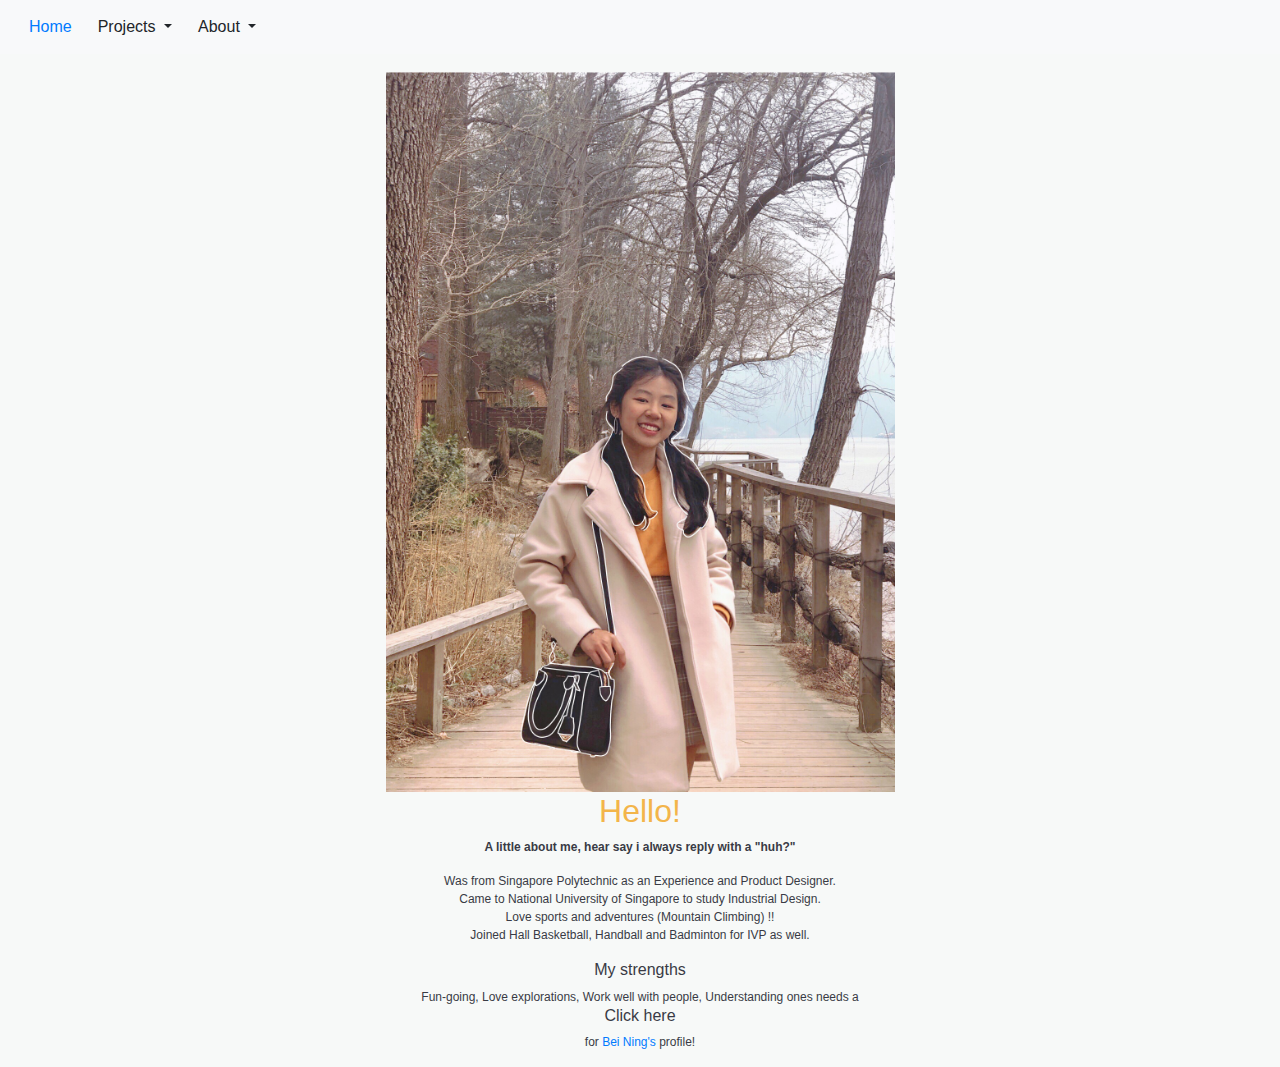
<file: adereschua.html>
<!DOCTYPE html>
 <html lang="en">
  <meta charset="utf-8">
  <meta name="viewport" content="width=device-width, initial-scale=1">
  <link rel="stylesheet" href="https://maxcdn.bootstrapcdn.com/bootstrap/4.4.1/css/bootstrap.min.css">
  <script src="https://ajax.googleapis.com/ajax/libs/jquery/3.4.1/jquery.min.js"></script>
  <script src="https://cdnjs.cloudflare.com/ajax/libs/popper.js/1.16.0/umd/popper.min.js"></script>
  <script src="https://maxcdn.bootstrapcdn.com/bootstrap/4.4.1/js/bootstrap.min.js"></script>
  
  <meta name="viewport" content="width=device-width, initial-scale=1">
  <link rel="stylesheet" href="https://maxcdn.bootstrapcdn.com/bootstrap/4.4.1/css/bootstrap.min.css">
</head>

<nav class="navbar navbar-expand-sm bg-light">
  <ul class="navbar-nav">

    <li class="nav-item">
      <button type="button" class="btn"><a href="index.html">Home</a></button>
    </li>

    <li class="nav-item">
      <div class="dropdown">
        <button type="button" class="btn dropdown-toggle" data-toggle="dropdown">
        Projects
        </button>
          <div class="dropdown-menu">
            <a class="dropdown-item" href="week 1.html">Week 1</a>
            <a class="dropdown-item" href="week 2.html">Week 2</a>
            <a class="dropdown-item" href="week 3.html">Week 3</a>
            <a class="dropdown-item" href="week 4.html">Week 4</a>
            <a class="dropdown-item" href="week 5.html">Week 5</a>
            <a class="dropdown-item" href="week 6.html">Week 6</a>
            <a class="dropdown-item" href="Recess.html">Recess Week</a>
            <a class="dropdown-item" href="week 7.html">Week 7</a>
            <a class="dropdown-item" href="week 8.html">Week 8</a>
            <a class="dropdown-item" href="week 9.html">Week 9</a>
            <a class="dropdown-item" href="week 10.html">Week 10</a>
            <a class="dropdown-item" href="week 11.html">Week 11</a>
            <a class="dropdown-item" href="week 12.html">Week 12</a>
            <a class="dropdown-item" href="week 13.html">Week 13</a>
          </div>
      </div>
    </li>


    <li class="nav-item">
        <div class="dropdown">
          <button type="button" class="btn dropdown-toggle" data-toggle="dropdown">
          About
          </button>
            <div class="dropdown-menu">
              <a class="dropdown-item" href="adereschua.html">A</a>
              <a class="dropdown-item" href="kohbeining.html">B</a>
            </div>
        </div>
      </li>

  </ul>
</nav>
<br>
   <link rel="stylesheet" type="text/css" href="adstyle.css">
   <title>Aderes Chua</title>
 </head>

 
<center><img src="image/old.jpg" alt="it's me!!" style="widows: 720px;height:720px;"></center>

 <body>
    <h1>Hello!</h1>
    <p><strong>A little about me, hear say i always reply with a "huh?"</strong></p>
   </div>
  
       <p>Was from Singapore Polytechnic as an Experience and Product Designer.<br>

         Came to National University of Singapore to study Industrial Design.<br>

         Love sports and adventures (Mountain Climbing) !! <br>
       
         Joined Hall Basketball, Handball and Badminton for IVP as well.
      </p>
     
  </div>
 
    <h2>My strengths</h2>
      Fun-going, Love explorations, Work well with people, Understanding ones needs
    
    a<h2>Click here</h2>
    <p>for <a href="kohbeining.html">Bei Ning's </a> profile!</p>
 </body>

 </html>
</file>
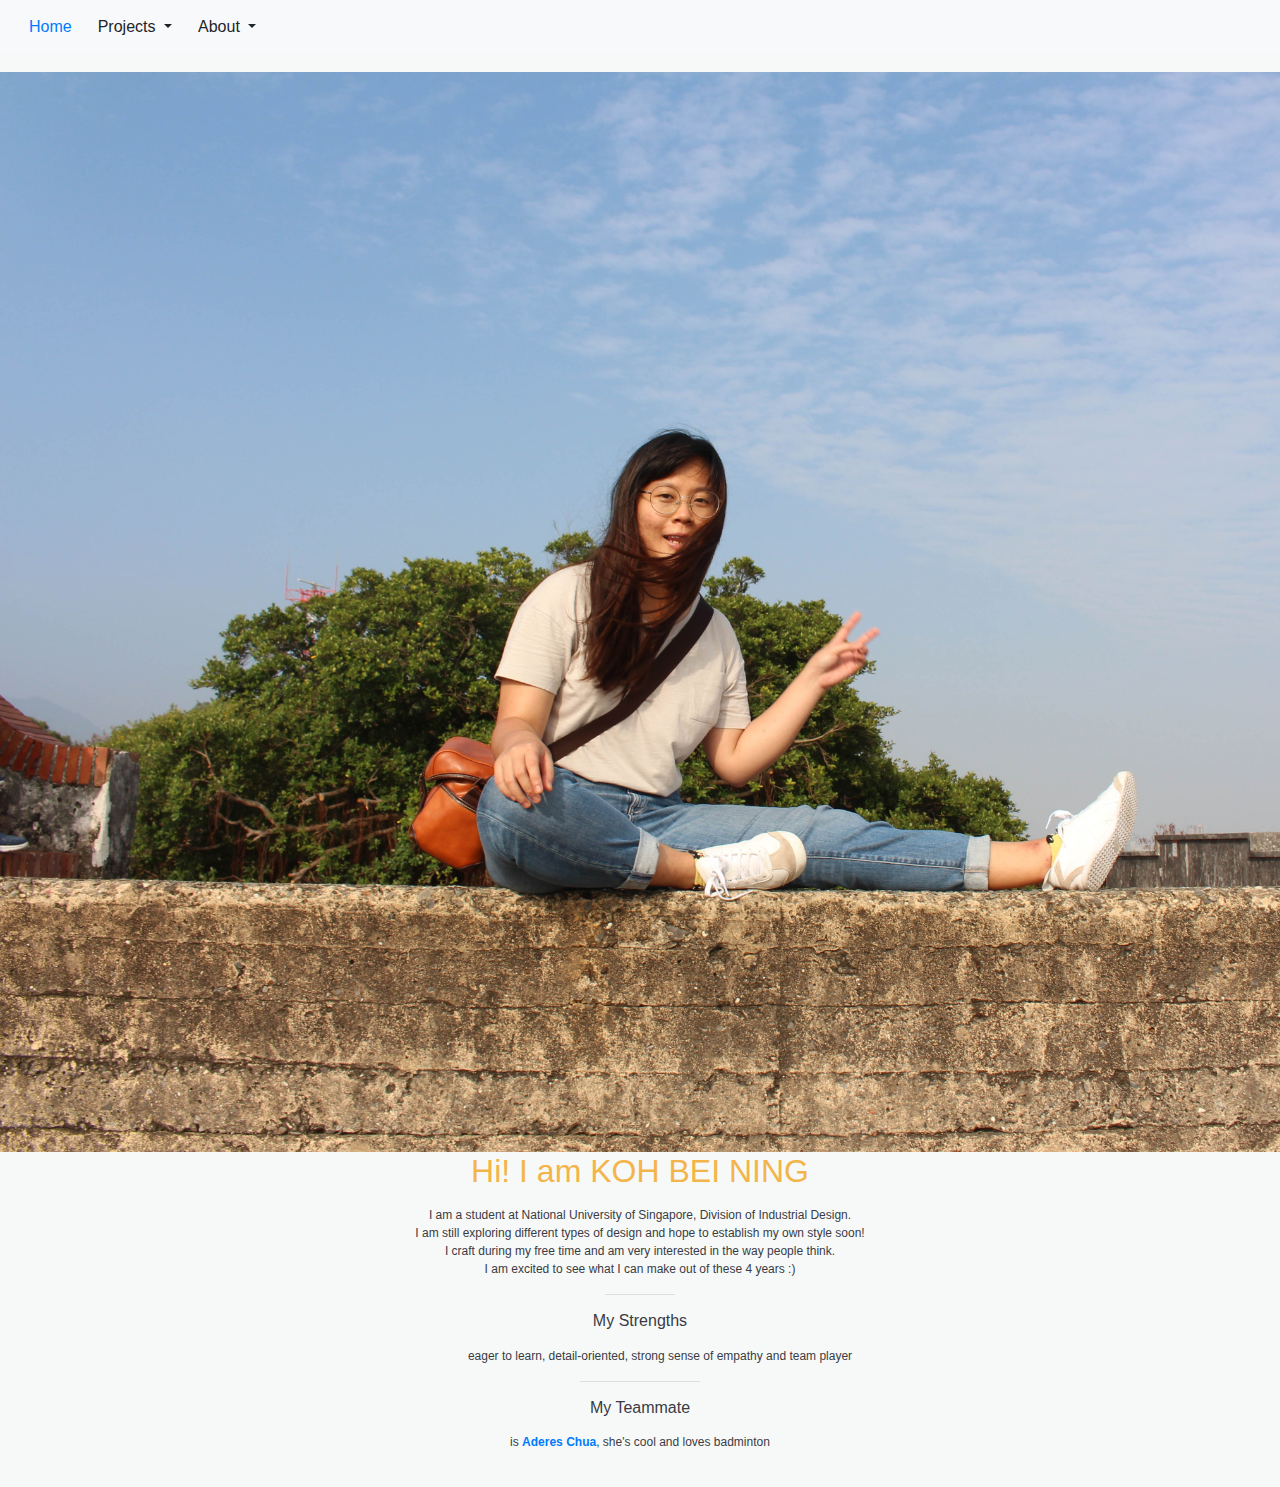
<file: kohbeining.html>
<!DOCTYPE html>
 <html lang="en">
  <meta charset="utf-8">
  <meta name="viewport" content="width=device-width, initial-scale=1">
  <link rel="stylesheet" href="https://maxcdn.bootstrapcdn.com/bootstrap/4.4.1/css/bootstrap.min.css">
  <script src="https://ajax.googleapis.com/ajax/libs/jquery/3.4.1/jquery.min.js"></script>
  <script src="https://cdnjs.cloudflare.com/ajax/libs/popper.js/1.16.0/umd/popper.min.js"></script>
  <script src="https://maxcdn.bootstrapcdn.com/bootstrap/4.4.1/js/bootstrap.min.js"></script>
  
  <meta name="viewport" content="width=device-width, initial-scale=1">
  <link rel="stylesheet" href="https://maxcdn.bootstrapcdn.com/bootstrap/4.4.1/css/bootstrap.min.css">
</head>

<nav class="navbar navbar-expand-sm bg-light">
  <ul class="navbar-nav">

    <li class="nav-item">
      <button type="button" class="btn"><a href="index.html">Home</a></button>
    </li>

    <li class="nav-item">
      <div class="dropdown">
        <button type="button" class="btn dropdown-toggle" data-toggle="dropdown">
        Projects
        </button>
          <div class="dropdown-menu">
            <a class="dropdown-item" href="week 1.html">Week 1</a>
            <a class="dropdown-item" href="week 2.html">Week 2</a>
            <a class="dropdown-item" href="week 3.html">Week 3</a>
            <a class="dropdown-item" href="week 4.html">Week 4</a>
            <a class="dropdown-item" href="week 5.html">Week 5</a>
            <a class="dropdown-item" href="week 6.html">Week 6</a>
            <a class="dropdown-item" href="Recess.html">Recess Week</a>
            <a class="dropdown-item" href="week 7.html">Week 7</a>
            <a class="dropdown-item" href="week 8.html">Week 8</a>
            <a class="dropdown-item" href="week 9.html">Week 9</a>
            <a class="dropdown-item" href="week 10.html">Week 10</a>
            <a class="dropdown-item" href="week 11.html">Week 11</a>
            <a class="dropdown-item" href="week 12.html">Week 12</a>
            <a class="dropdown-item" href="week 13.html">Week 13</a>
          </div>
      </div>
    </li>


    <li class="nav-item">
        <div class="dropdown">
          <button type="button" class="btn dropdown-toggle" data-toggle="dropdown">
          About
          </button>
            <div class="dropdown-menu">
              <a class="dropdown-item" href="adereschua.html">A</a>
              <a class="dropdown-item" href="kohbeining.html">B</a>
            </div>
        </div>
      </li>

  </ul>
</nav>
<br>
   <link rel="stylesheet" type="text/css" href="adstyle.css">
   <title>Aderes Chua</title>
 </head>


 <img src="image/bn.jpg" alt="hey there" style="widows: 1920px;height:1080px;">
</html>
<body>
   <!--Instead of using <center> and <strong> tags, try using CSS's tet-align and font-weight properties. 
      https://www.w3schools.com/cssref/pr_text_text-align.asp
      https://www.w3schools.com/cssref/pr_font_weight.asp -->
   <h1><center>Hi! I am KOH BEI NING</center><h1></h1>
   
   <p><center>I am a student at National University of Singapore, Division of Industrial Design.
   <br> I am still exploring different
   types of design and hope to establish my own style soon! 
   <br>I craft during my free time and am very interested in the way people think.
   <br>I am excited to see what I can make out of these 4 years :)</center>
   </p>
<hr width=70>
   <h2><center>My Strengths</center></h2>
    <ul>
      
      <p><center>eager to learn, detail-oriented, strong sense of empathy and team player</center>
    </ul>
<hr width=120>
   <h2><center>My Teammate </center></h2>
   <p><center>is <strong><a href="adereschua.html">Aderes Chua</a></strong>, she's cool and loves badminton</center>
</body>

<footer>
  <br><br>
</footer>
 
</html>
</file>
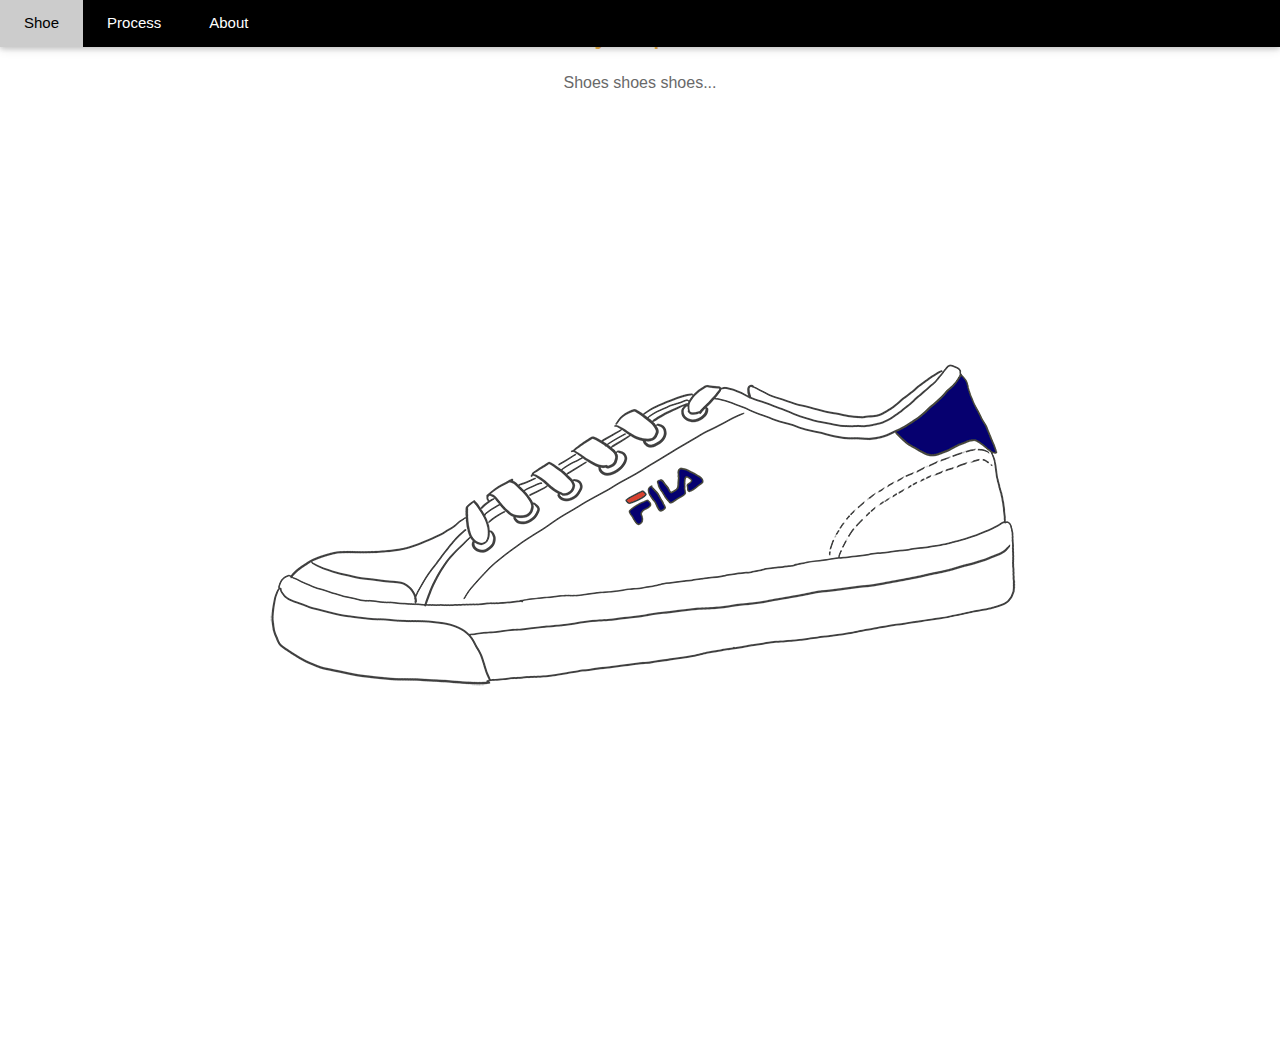
<file: project1.html>
<!DOCTYPE html>
<html lang="en">
<title>ID2116 Team AB Project Page</title>
<meta charset="UTF-8">
<meta name="viewport" content="width=device-width, initial-scale=1">
<link rel="stylesheet" href="https://www.w3schools.com/w3css/4/w3.css">
<link rel="stylesheet" href="https://fonts.googleapis.com/css?family=Lato">
<link rel="stylesheet" href="https://cdnjs.cloudflare.com/ajax/libs/font-awesome/4.7.0/css/font-awesome.min.css">
<style>
body {font-family: "Halvetica", sans-serif}
.mySlides {display: none}
</style>
<body>

<!-- Navbar -->
<div class="w3-top">
  <div class="w3-bar w3-black w3-card">
    <a class="w3-bar-item w3-button w3-padding-large w3-hide-medium w3-hide-large w3-right" href="javascript:void(0)" onclick="myFunction()" title="Toggle Navigation Menu"><i class="fa fa-bars"></i></a>
    <a href="index.html" class="w3-bar-item w3-button w3-padding-large">Shoe</a>
    <a href="project1.html" class="w3-bar-item w3-button w3-padding-large w3-hide-small">Process</a>
    <a href="designers.html" class="w3-bar-item w3-button w3-padding-large w3-hide-small">About</a>
   
      </div>
    </div>
  </div>
</div>

<div class="content">
<div></div>
<head>
  <link rel="stylesheet" type="text/css" href="style_project1.css">
</head>
<body>
  <h1>Weekly Exploration</h1>
  <p>Shoes shoes shoes...</p>
</body>
<img src="Shoe-animation.gif" style="width: 1280; height: 720; align-content: center;"> 
        <br>
         <br>
</div>
</file>
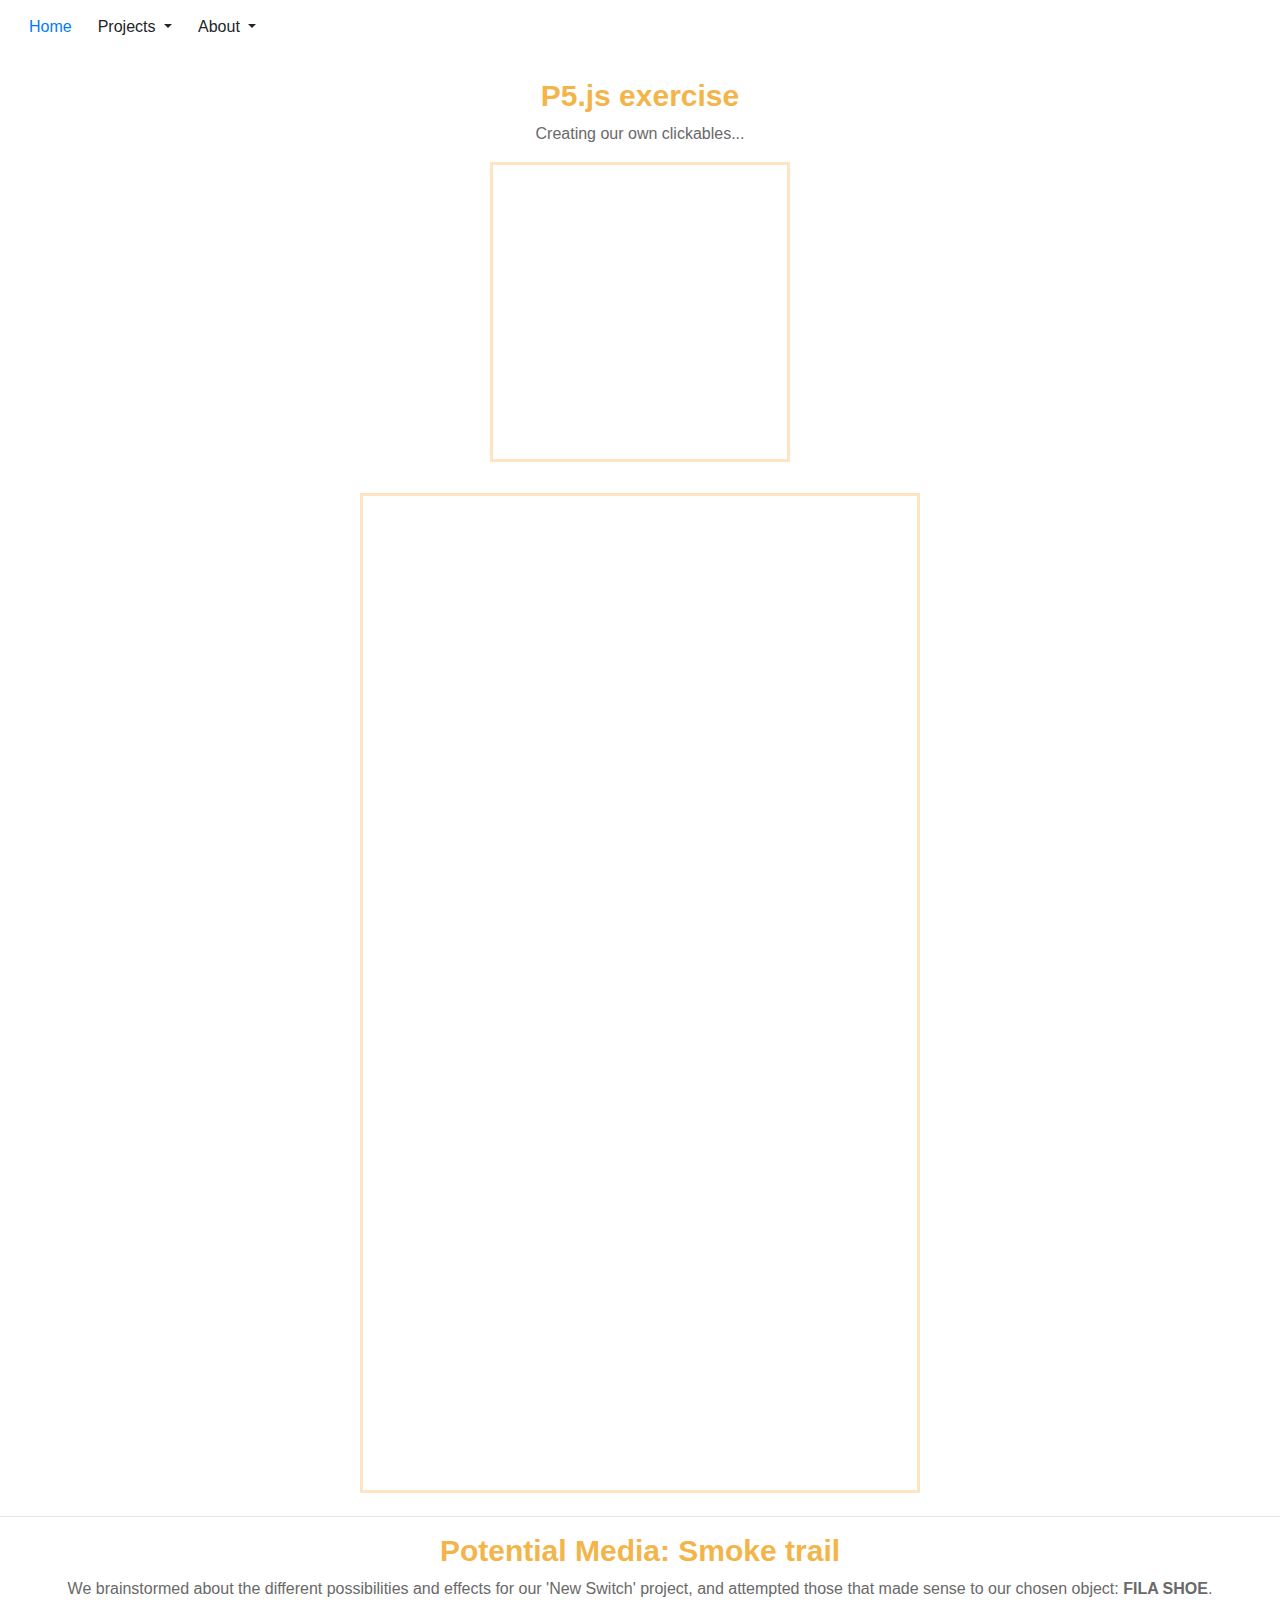
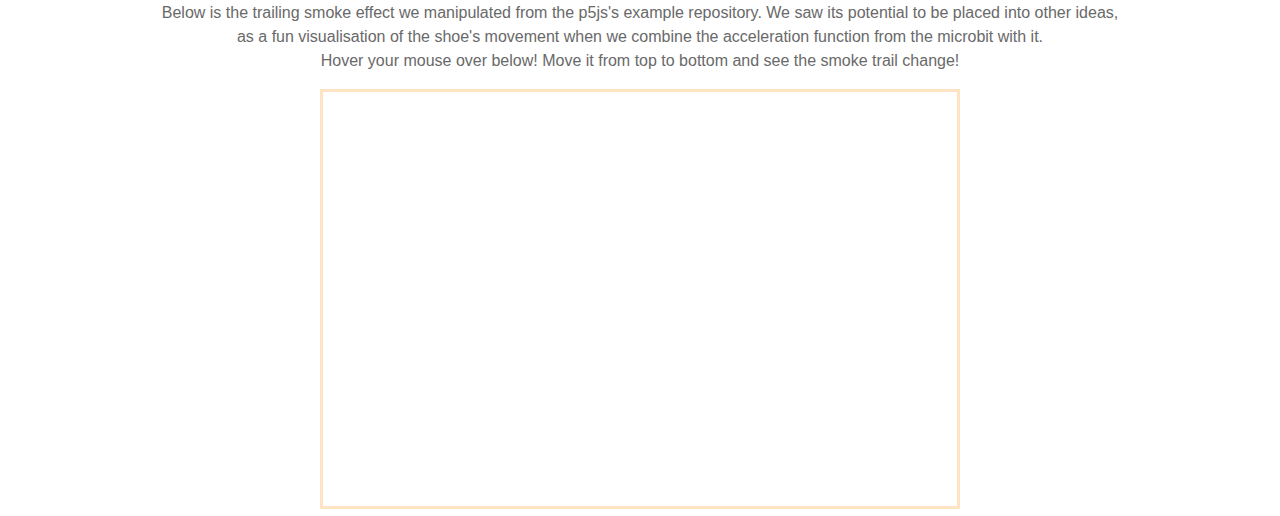
<file: week 3.html>
<!DOCTYPE html>
<html lang="en">
<head>
  <title>W E E K  3</title>
  <meta charset="utf-8">
  <meta name="viewport" content="width=device-width, initial-scale=1">
  <link rel="stylesheet" href="https://maxcdn.bootstrapcdn.com/bootstrap/4.4.1/css/bootstrap.min.css">
  <script src="https://ajax.googleapis.com/ajax/libs/jquery/3.4.1/jquery.min.js"></script>
  <script src="https://cdnjs.cloudflare.com/ajax/libs/popper.js/1.16.0/umd/popper.min.js"></script>
  <script src="https://maxcdn.bootstrapcdn.com/bootstrap/4.4.1/js/bootstrap.min.js"></script>
  
  <meta name="viewport" content="width=device-width, initial-scale=1">
  <link rel="stylesheet" href="https://maxcdn.bootstrapcdn.com/bootstrap/4.4.1/css/bootstrap.min.css">
  <link rel="stylesheet" href="style_project1.css">
</head>

<nav class="navbar navbar-expand-sm">
  <ul class="navbar-nav">

    <li class="nav-item">
      <button type="button" class="btn"><a href="index.html">Home</a></button>
    </li>
      

    <li class="nav-item">
      <div class="dropdown">
        <button type="button" class="btn dropdown-toggle" data-toggle="dropdown">
        Projects
        </button>
          <div class="dropdown-menu">
            <a class="dropdown-item" href="week 1.html">Week 1</a>
            <a class="dropdown-item" href="week 2.html">Week 2</a>
            <a class="dropdown-item" href="week 3.html">Week 3</a>
            <a class="dropdown-item" href="week 4.html">Week 4</a>
            <a class="dropdown-item" href="week 5.html">Week 5</a>
            <a class="dropdown-item" href="week 6.html">Week 6</a>
            <a class="dropdown-item" href="Recess.html">Recess Week</a>
            <a class="dropdown-item" href="week 7.html">Week 7</a>
            <a class="dropdown-item" href="week 8.html">Week 8</a>
            <a class="dropdown-item" href="week 9.html">Week 9</a>
            <a class="dropdown-item" href="week 10.html">Week 10</a>
            <a class="dropdown-item" href="week 11.html">Week 11</a>
            <a class="dropdown-item" href="week 12.html">Week 12</a>
            <a class="dropdown-item" href="week 13.html">Week 13</a>
          </div>
      </div>
    </li>


    <li class="nav-item">
        <div class="dropdown">
          <button type="button" class="btn dropdown-toggle" data-toggle="dropdown">
          About
          </button>
            <div class="dropdown-menu">
              <a class="dropdown-item" href="adereschua.html">A</a>
              <a class="dropdown-item" href="kohbeining.html">B</a>
            </div>
        </div>
      </li>

  </ul>
</nav>
<br>

<body> 
  <h1><strong>P5.js exercise</strong></h1>
    <p>Creating our own clickables...</p>
  <iframe src="https://editor.p5js.org/kohbeining1/embed/OqXUS2sn" height="300" width="300" style="border:3px solid bisque;"></iframe>
  <br><br>
  <iframe src="https://editor.p5js.org/adereschua/embed/2pyBl8UY" height="1000" width="560" style="border:3px solid bisque;"></iframe>
   <hr>
  <h1><strong>Potential Media: Smoke trail</strong></h1>
  <p>We brainstormed about the different possibilities and effects for our 'New Switch'
    project, and attempted those that made sense to our chosen object: <strong>FILA SHOE</strong>.<br>  
    Below is the trailing smoke effect we manipulated from the p5js's example repository. 
    We saw its potential to be placed into other ideas, <br> as a fun visualisation of the shoe's movement 
    when we combine the acceleration function from the microbit with it.<br>
    Hover your mouse over below! Move it from top to bottom and see the smoke trail change!
     </p> 
     <iframe src="https://editor.p5js.org/kohbeining1/embed/xnYUevKf"height="420" width="640" style="border:3px solid bisque;"></iframe>
  <div class="container">
   <div class="row">
  

</body>
</file>
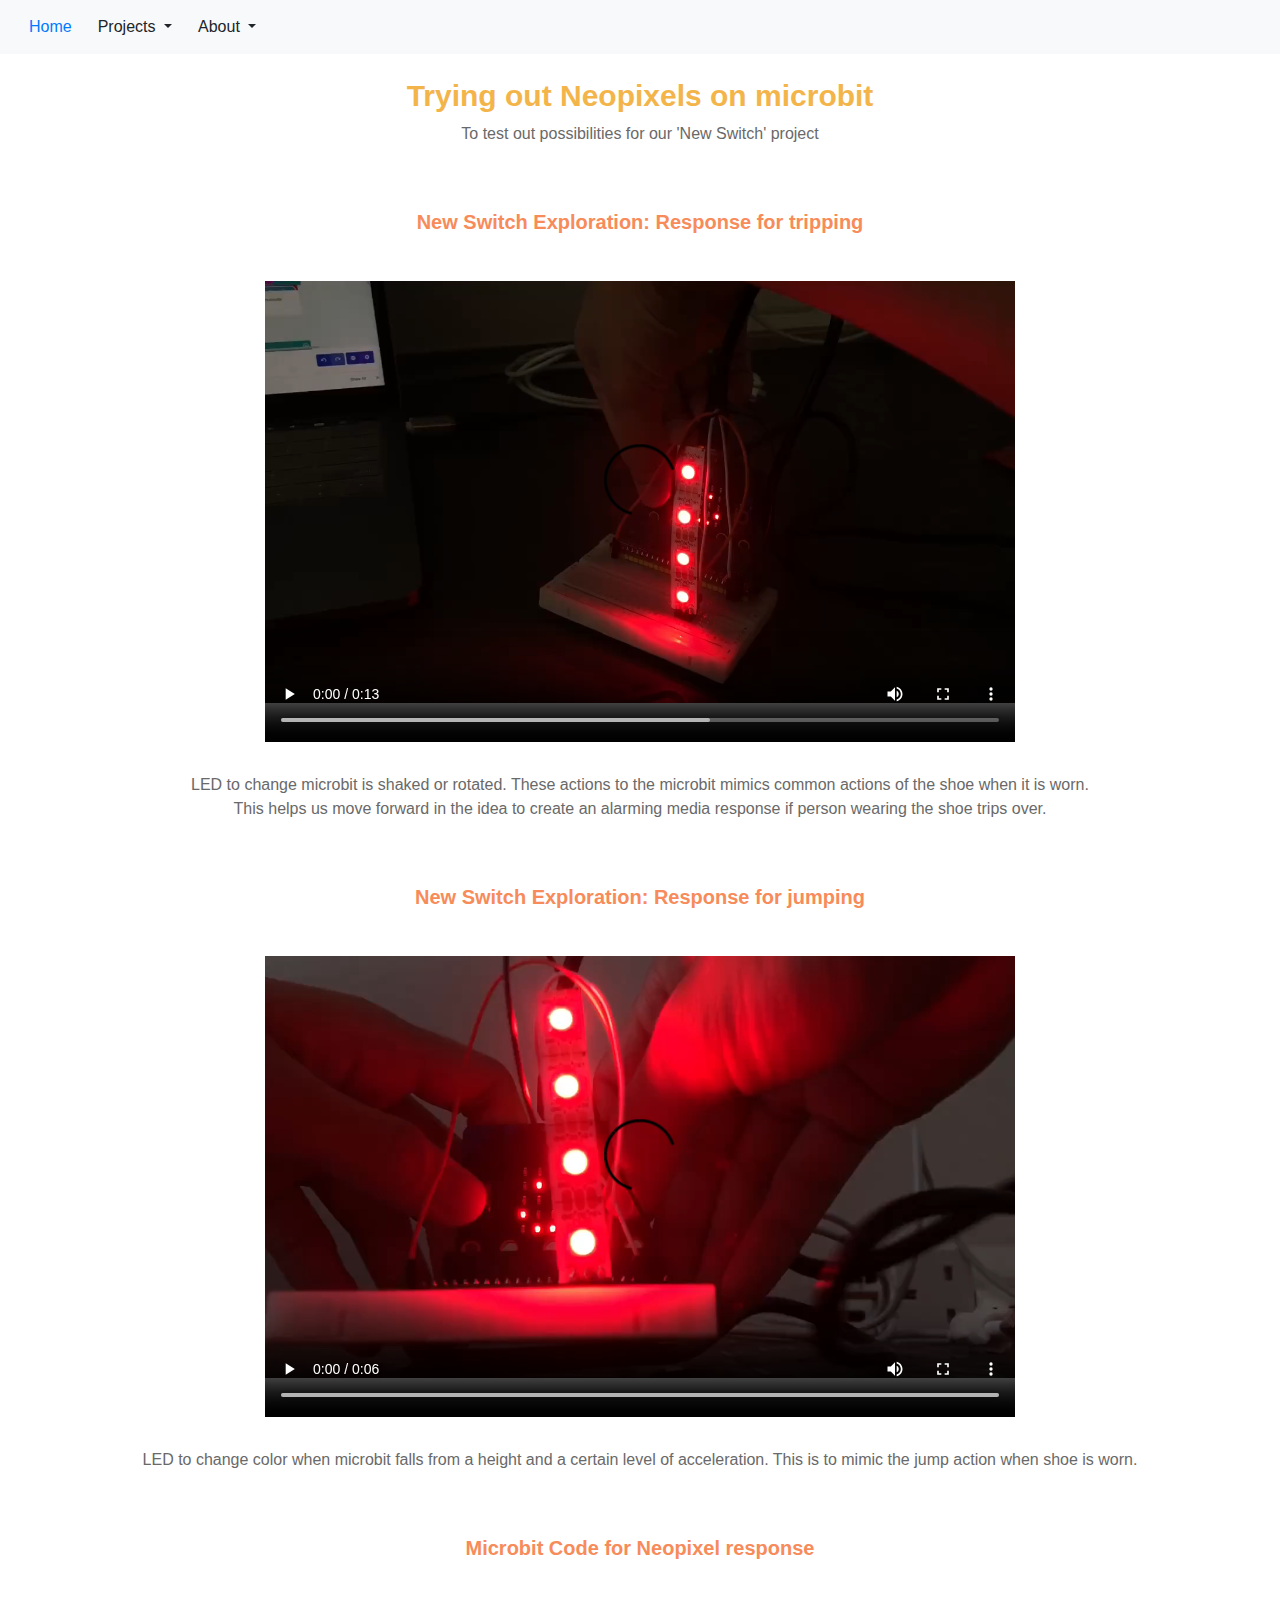
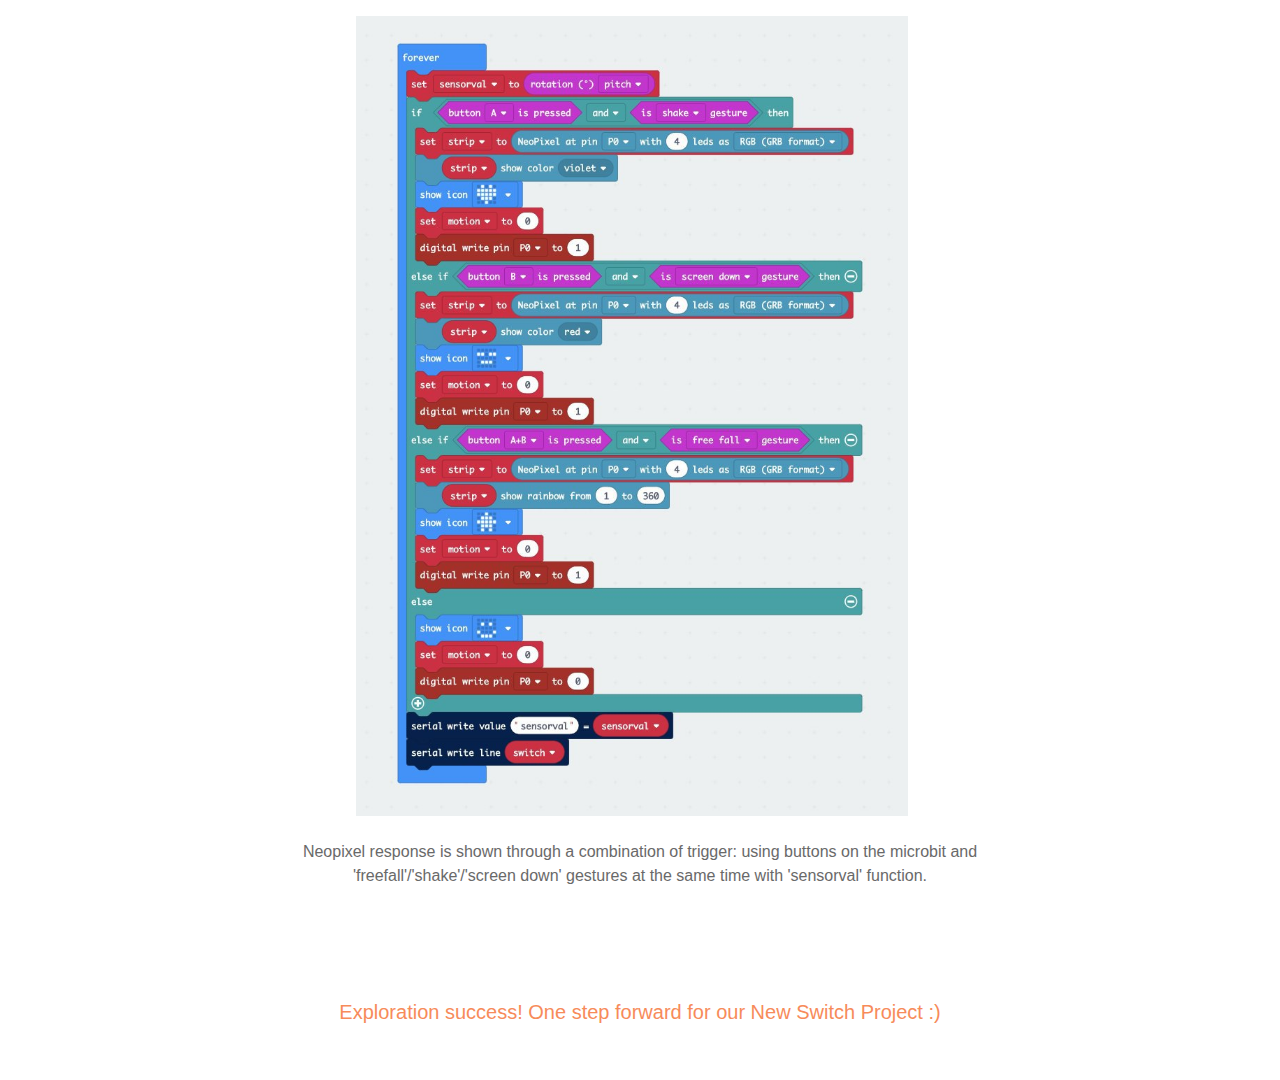
<file: week 5.html>
<!DOCTYPE html>
<html lang="en">
<head>
  <title>W E E K  4</title>
  <meta charset="utf-8">
  <meta name="viewport" content="width=device-width, initial-scale=1">
  <link rel="stylesheet" href="https://maxcdn.bootstrapcdn.com/bootstrap/4.4.1/css/bootstrap.min.css">
  <script src="https://ajax.googleapis.com/ajax/libs/jquery/3.4.1/jquery.min.js"></script>
  <script src="https://cdnjs.cloudflare.com/ajax/libs/popper.js/1.16.0/umd/popper.min.js"></script>
  <script src="https://maxcdn.bootstrapcdn.com/bootstrap/4.4.1/js/bootstrap.min.js"></script>
  
  <meta name="viewport" content="width=device-width, initial-scale=1">
  <link rel="stylesheet" href="https://maxcdn.bootstrapcdn.com/bootstrap/4.4.1/css/bootstrap.min.css">
  <link rel="stylesheet" href="style_project1.css">
</head>

<nav class="navbar navbar-expand-sm bg-light">
  <ul class="navbar-nav">

    <li class="nav-item">
      <button type="button" class="btn"><a href="index.html">Home</a></button>
    </li>
      

    <li class="nav-item">
      <div class="dropdown">
        <button type="button" class="btn dropdown-toggle" data-toggle="dropdown">
        Projects
        </button>
          <div class="dropdown-menu">
            <a class="dropdown-item" href="week 1.html">Week 1</a>
            <a class="dropdown-item" href="week 2.html">Week 2</a>
            <a class="dropdown-item" href="week 3.html">Week 3</a>
            <a class="dropdown-item" href="week 4.html">Week 4</a>
            <a class="dropdown-item" href="week 5.html">Week 5</a>
            <a class="dropdown-item" href="week 6.html">Week 6</a>
            <a class="dropdown-item" href="Recess.html">Recess Week</a>
            <a class="dropdown-item" href="week 7.html">Week 7</a>
            <a class="dropdown-item" href="week 8.html">Week 8</a>
            <a class="dropdown-item" href="week 9.html">Week 9</a>
            <a class="dropdown-item" href="week 10.html">Week 10</a>
            <a class="dropdown-item" href="week 11.html">Week 11</a>
            <a class="dropdown-item" href="week 12.html">Week 12</a>
            <a class="dropdown-item" href="week 13.html">Week 13</a>
          </div>
      </div>
    </li>


    <li class="nav-item">
        <div class="dropdown">
          <button type="button" class="btn dropdown-toggle" data-toggle="dropdown">
          About
          </button>
            <div class="dropdown-menu">
              <a class="dropdown-item" href="adereschua.html">A</a>
              <a class="dropdown-item" href="kohbeining.html">B</a>
            </div>
        </div>
      </li>

  </ul>
</nav>
<br>

<body>
    <h1><strong>Trying out Neopixels on microbit</strong></h1>
    <p>To test out possibilities for our 'New Switch' project</p>
    <br><br>

    <h2><strong>New Switch Exploration: Response for tripping</strong></h2>
    <video width="750" height="500" controls>
        <source src="week5/neopixelshake.mp4" type="video/mp4"><br><br>
      </video><br><br>
      <p>LED to change microbit is shaked or rotated. These actions to the microbit
          mimics common actions of the shoe when it is worn. <br>
        This helps us move forward in the idea to create an alarming media response 
        if person wearing the shoe trips over. </p>
    <br><br>

    <h2><strong>New Switch Exploration: Response for jumping</strong></h2>
    <video width="750" height="500" controls>
        <source src="week5/neopixeljump.mp4" type="video/mp4"><br><br>
      </video><br><br>
      <p>LED to change color when microbit falls from a height and a certain level of 
          acceleration. This is to mimic the jump action when shoe is worn. 
      </p>
      <br><br>
    
      <h2><strong>Microbit Code for Neopixel response</strong></h2>
      <br><br>
      <img src="week5/neopixelmicrobit.jpg" alt="Microbit code for Neopixels exploration" style="widows: 800px;height:800px;" style="align-content: center;">
      <br><br>
      <p>Neopixel response is shown through a combination of trigger: using buttons on the 
        microbit and <br>
        'freefall'/'shake'/'screen down' gestures at the same time with 'sensorval' function. </p>
    <br><br>
    <br><br>
    
    <h2>Exploration success! One step forward for our New Switch Project :)</h2>
</body>
<br><br>
</file>
<file: adstyle.css>
h1
  {color:#F3B54A;
  text-align: center;
  font-size: 32px;
}

p
  {font-family:Arial, Helvetica, sans-serif;
   font-size: 12px;
   color:#393B45;
   text-align: center; 
  }

body
  {background-color:#F7F9F8;
    font-family:Arial, Helvetica, sans-serif;
    font-size: 12px;
   color:#393B45;
   text-align: center; 
  }

 h2
  {font-family:Arial, Helvetica, sans-serif;
    font-size: 16px;
   color:#393B45;
   text-align: center; 
  }

head
  {text-align: center;
  }

img
  {display: block;
    align-content: center;
  }

footer
{ display: block;
}
</file>
<file: style_project1.css>
h1{
  color:#F3B54A;
  font-family: 'Muli', sans-serif; 
  text-align: center;
    font-size: 30px;;
  }

  h2{
    color:rgb(247, 139, 90);
    font-family: 'Muli', sans-serif; 
    text-align: center;
      font-size: 20px;;
    }
  
p{
  color: dimgray;  
  font-family: 'Muli', sans-serif; 
    font-size: 16px;
    text-align: center;;
  }

img
  { align-content:center ;
    margin-right:16px;
}

video
  { align-content:center ;}

body{
  text-align: center; 
    
}
</file>
